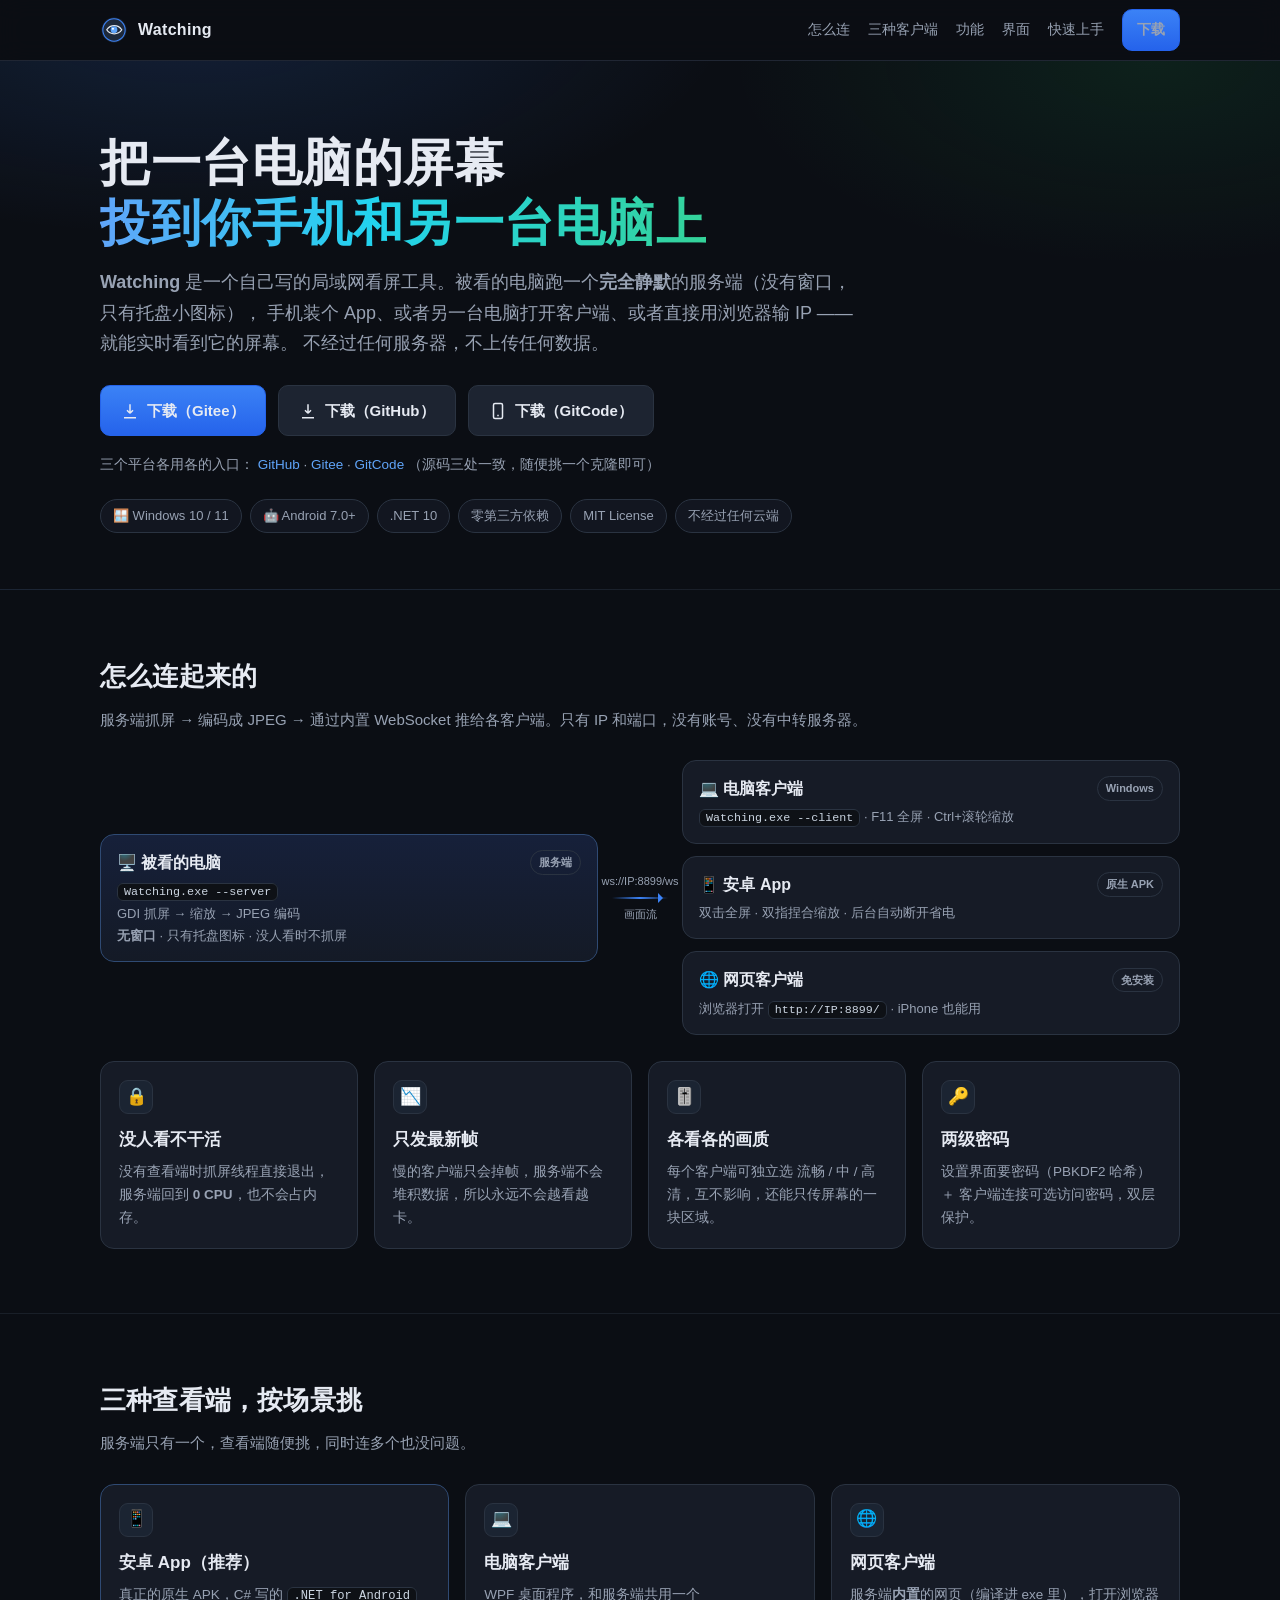
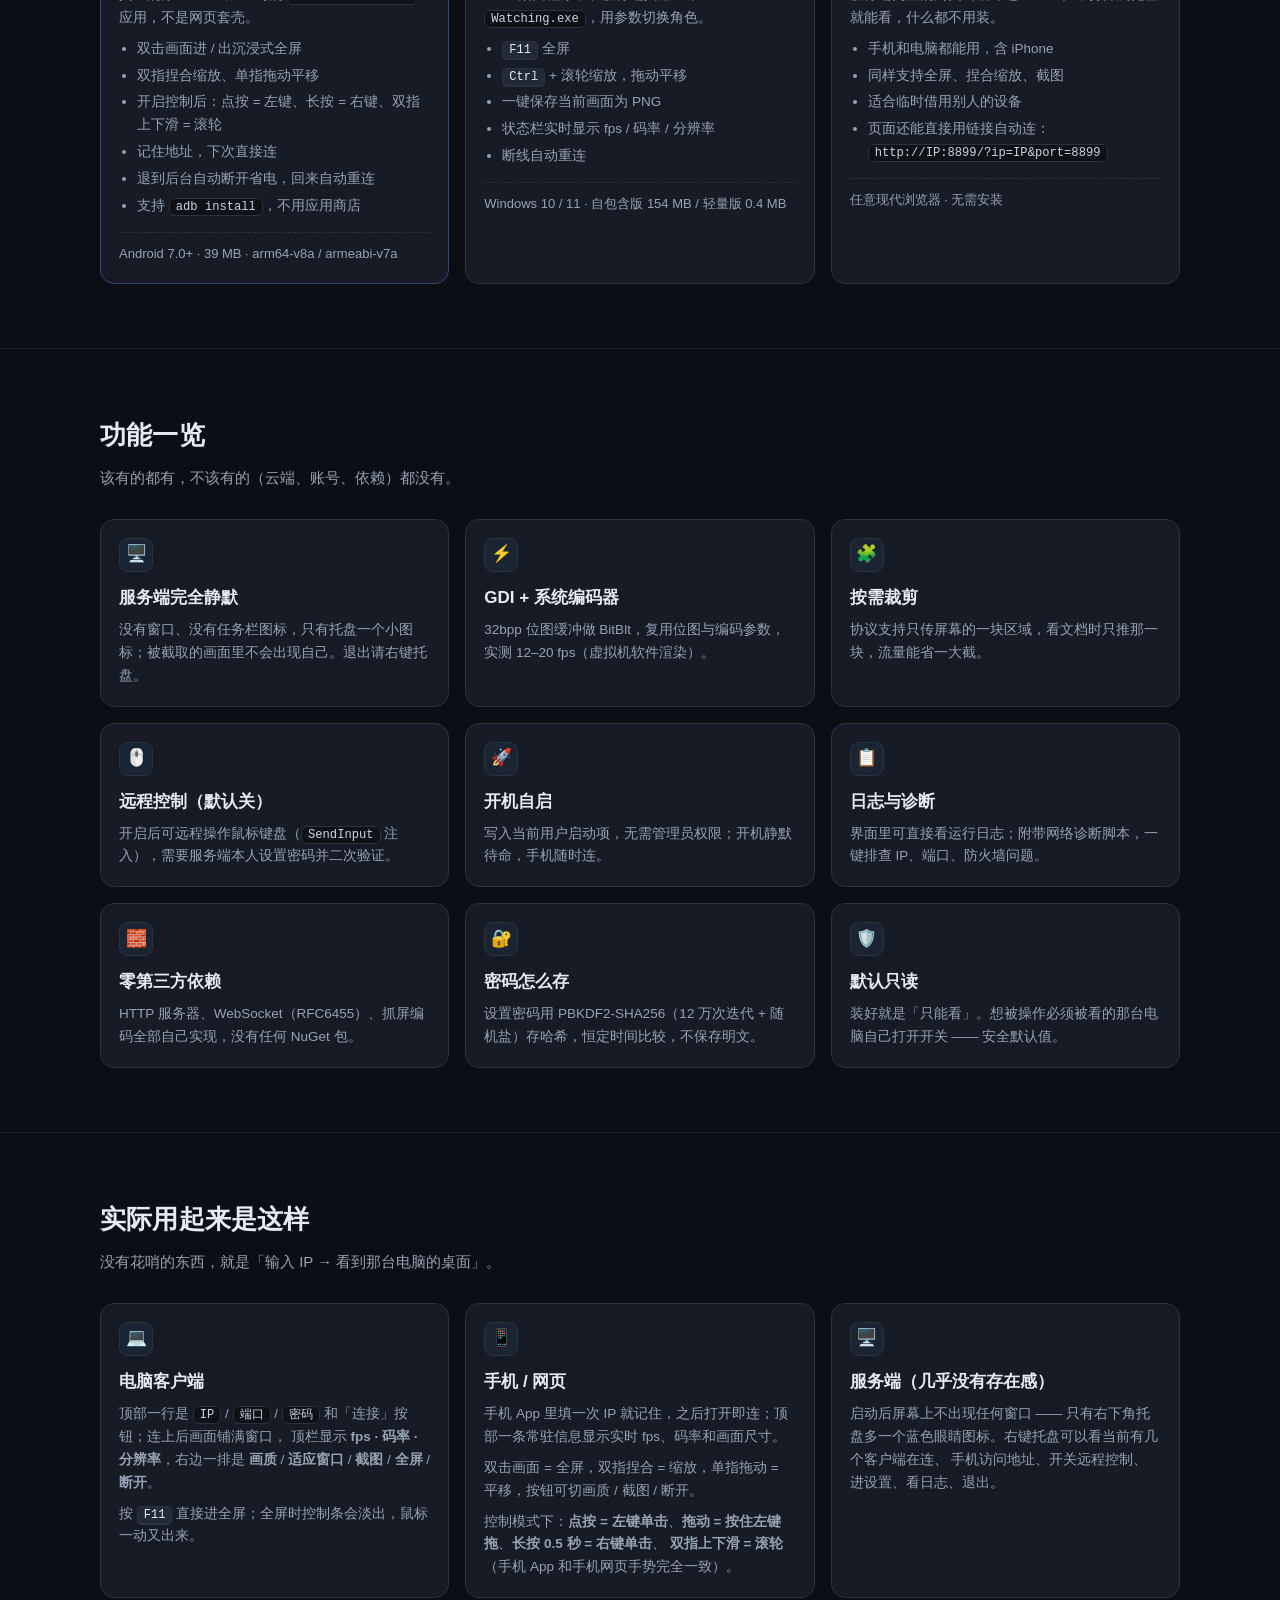
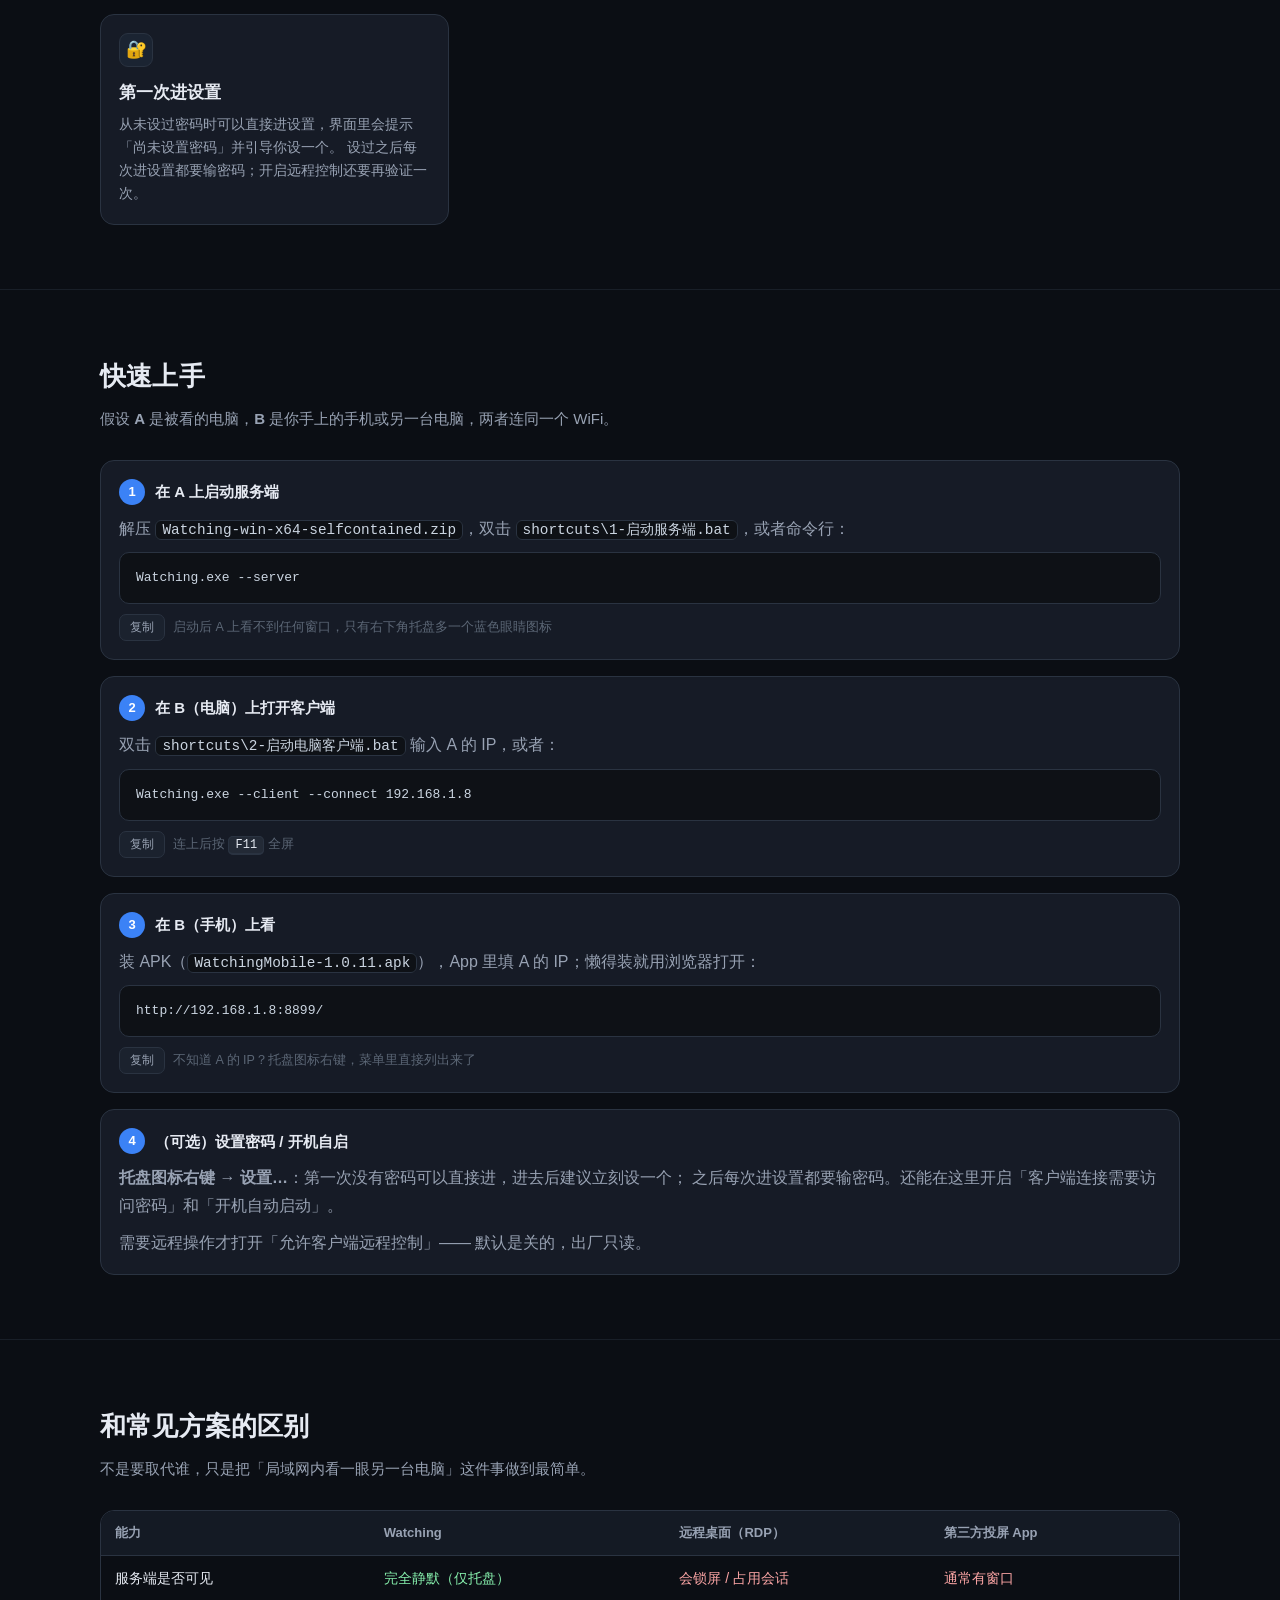
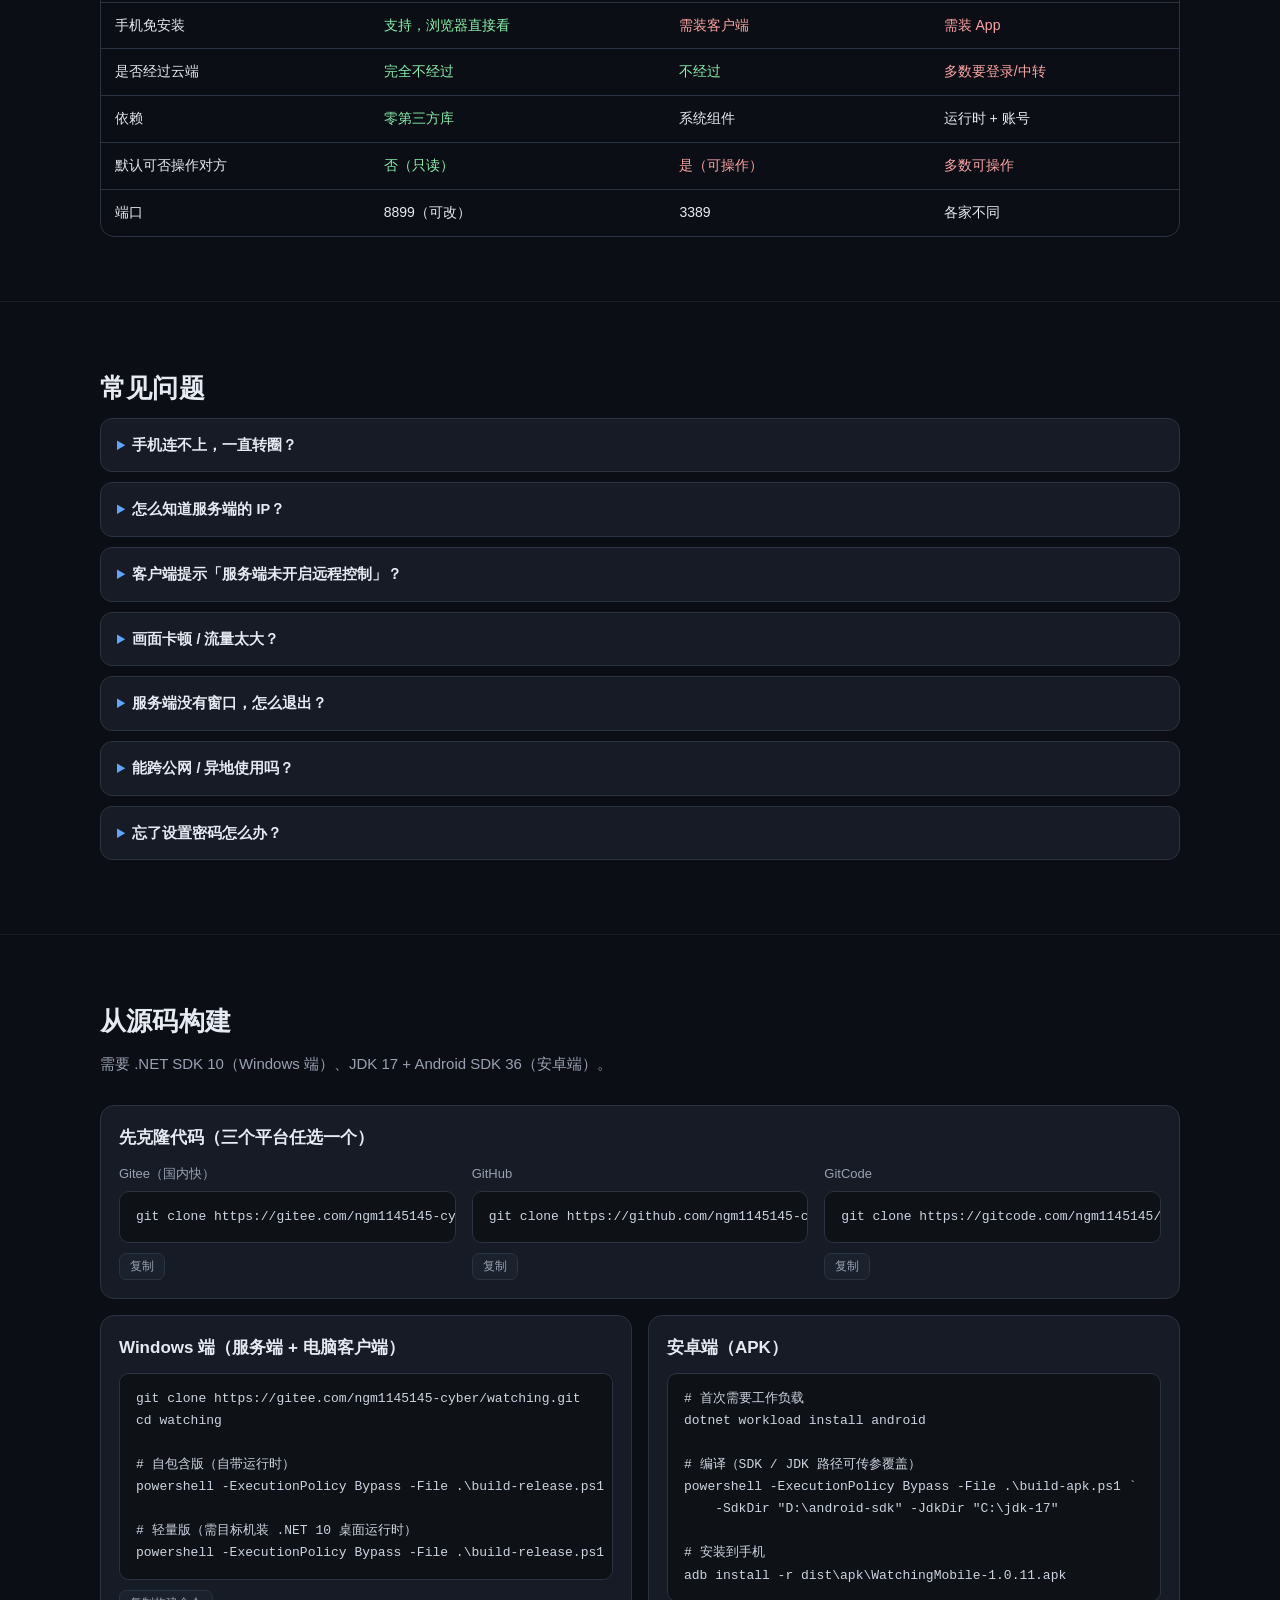
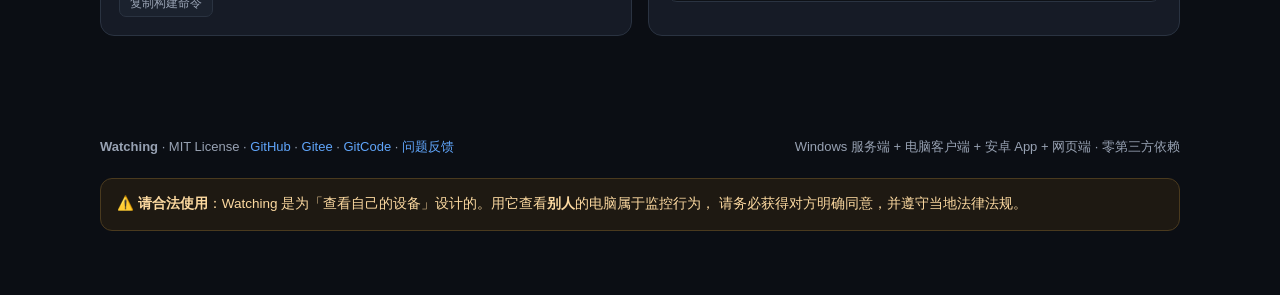
<file: docs/index.html>
<!DOCTYPE html>
<html lang="zh-CN">
<head>
<meta charset="utf-8" />
<meta name="viewport" content="width=device-width, initial-scale=1, viewport-fit=cover" />
<title>Watching · 局域网远程屏幕查看</title>
<meta name="description" content="Watching —— 自己写的局域网看屏工具：Windows 服务端静默抓屏，安卓 App / 电脑客户端 / 网页按 IP 连上去看。零第三方依赖，全程不经过任何外部服务器。" />
<meta name="theme-color" content="#0B0E14" />
<meta property="og:title" content="Watching · 局域网远程屏幕查看" />
<meta property="og:description" content="Windows 服务端静默抓屏，安卓 App / 电脑客户端 / 网页按 IP 连上去看。零第三方依赖，不经过任何云。" />
<meta property="og:type" content="website" />
<link rel="icon" href="data:image/svg+xml,%3Csvg xmlns='http://www.w3.org/2000/svg' viewBox='0 0 108 108'%3E%3Ccircle cx='54' cy='54' r='48' fill='%231E293B'/%3E%3Cpath d='M26 53C40 32 70 32 84 53 70 74 40 74 26 53Z' fill='none' stroke='%23E2E8F0' stroke-width='5'/%3E%3Ccircle cx='54' cy='53' r='13' fill='%2360A5FA'/%3E%3C/svg%3E" />

<style>
  :root{
    --bg:#0B0E14; --panel:#161B26; --panel2:#1D2431; --line:#2A3341;
    --fg:#E6EAF2; --dim:#98A2B3; --dimmer:#5B6675;
    --accent:#3B82F6; --accent2:#60A5FA; --ok:#22C55E; --warn:#F59E0B; --danger:#EF4444;
    --radius:14px;
  }
  *{box-sizing:border-box}
  html{scroll-behavior:smooth}
  body{
    margin:0; background:var(--bg); color:var(--fg);
    font-family:-apple-system,BlinkMacSystemFont,"Segoe UI","PingFang SC","Hiragino Sans GB","Microsoft YaHei",sans-serif;
    line-height:1.7; -webkit-font-smoothing:antialiased;
  }
  a{color:var(--accent2); text-decoration:none}
  a:hover{text-decoration:underline}
  .wrap{max-width:1120px; margin:0 auto; padding:0 20px}
  code,kbd{font-family:ui-monospace,SFMono-Regular,Consolas,"Liberation Mono",monospace}
  code{background:#0E1116; border:1px solid var(--line); border-radius:6px; padding:1px 6px; font-size:.9em; color:#CBD5E1}
  pre{background:#0E1116; border:1px solid var(--line); border-radius:10px; padding:14px 16px; overflow:auto; margin:0}
  pre code{background:none; border:0; padding:0; color:#CBD5E1; font-size:13px; line-height:1.6}
  kbd{background:#232A36; border:1px solid var(--line); border-bottom-width:2px; border-radius:5px; padding:1px 6px; font-size:12px; color:var(--fg)}

  /* ---------- 顶栏 ---------- */
  header{
    position:sticky; top:0; z-index:50; backdrop-filter:blur(12px);
    background:rgba(11,14,20,.82); border-bottom:1px solid rgba(42,51,65,.7);
  }
  .nav{display:flex; align-items:center; gap:18px; height:60px}
  .brand{display:flex; align-items:center; gap:10px; font-weight:700; letter-spacing:.3px; color:var(--fg)}
  .brand:hover{text-decoration:none}
  .brand svg{width:28px; height:28px; flex:none}
  .nav .links{display:flex; gap:18px; margin-left:auto; align-items:center; font-size:14px}
  .nav .links a{color:var(--dim)}
  .nav .links a:hover{color:var(--fg); text-decoration:none}
  @media (max-width:760px){ .nav .links a.hide-sm{display:none} }

  /* ---------- 通用 ---------- */
  section{padding:64px 0; border-bottom:1px solid rgba(42,51,65,.45)}
  section:last-of-type{border-bottom:0}
  h2{font-size:26px; margin:0 0 8px; letter-spacing:.2px}
  h3{font-size:17px; margin:0 0 6px}
  .lead{color:var(--dim); margin:0 0 28px; font-size:15px}
  .muted{color:var(--dim)}
  .center{text-align:center}

  /* ---------- Hero ---------- */
  .hero{padding:72px 0 56px; border-bottom:1px solid rgba(42,51,65,.45);
    background:
      radial-gradient(900px 380px at 15% -10%, rgba(59,130,246,.16), transparent 60%),
      radial-gradient(700px 340px at 90% 0%, rgba(34,197,94,.10), transparent 60%);
  }
  .hero h1{font-size:clamp(30px,5vw,50px); line-height:1.2; margin:0 0 14px; letter-spacing:.5px}
  .hero h1 .grad{background:linear-gradient(92deg,#60A5FA,#22D3EE 45%,#34D399); -webkit-background-clip:text; background-clip:text; color:transparent}
  .hero p.sub{font-size:clamp(15px,2.1vw,18px); color:var(--dim); max-width:760px; margin:0 0 26px}
  .cta{display:flex; flex-wrap:wrap; gap:12px; align-items:center}
  .btn{display:inline-flex; align-items:center; gap:8px; padding:12px 20px; border-radius:10px;
    border:1px solid var(--line); background:var(--panel2); color:var(--fg); font-size:15px; font-weight:600; cursor:pointer}
  .btn:hover{text-decoration:none; border-color:#3E4A5C; background:#232B38}
  .btn.primary{background:linear-gradient(180deg,#3B82F6,#2563EB); border-color:#2563EB}
  .btn.primary:hover{background:linear-gradient(180deg,#4B8FF8,#2E6CF0)}
  .btn svg{width:18px; height:18px}
  .badges{display:flex; flex-wrap:wrap; gap:8px; margin-top:22px; font-size:13px; color:var(--dim)}
  .badge{border:1px solid var(--line); background:rgba(22,27,38,.7); border-radius:999px; padding:5px 12px}

  /* ---------- 架构图 ---------- */
  .arch{display:grid; grid-template-columns:1fr 56px 1fr; gap:14px; align-items:center; margin-top:8px}
  .col{display:flex; flex-direction:column; gap:12px}
  .node{border:1px solid var(--line); background:var(--panel); border-radius:var(--radius); padding:14px 16px}
  .node .t{font-weight:600; display:flex; align-items:center; gap:8px}
  .node .d{color:var(--dim); font-size:13px; margin-top:4px}
  .node.server{border-color:#2F4A73; background:linear-gradient(180deg,#16203A,#141A26)}
  .node .tag{font-size:11px; color:var(--dim); border:1px solid var(--line); border-radius:999px; padding:2px 8px; margin-left:auto}
  .arrow{display:flex; flex-direction:column; align-items:center; gap:6px; color:var(--dim); font-size:11px}
  .arrow .line{width:100%; height:2px; background:linear-gradient(90deg,transparent,#3B82F6,transparent); position:relative}
  .arrow .line::after{content:""; position:absolute; right:0; top:-4px; border:5px solid transparent; border-left-color:#3B82F6}
  @media (max-width:820px){
    .arch{grid-template-columns:1fr}
    .arrow{flex-direction:row; justify-content:center}
    .arrow .line{width:2px; height:34px; background:linear-gradient(180deg,transparent,#3B82F6,transparent)}
    .arrow .line::after{right:auto; left:-4px; top:auto; bottom:0; border:5px solid transparent; border-top-color:#3B82F6}
  }

  /* ---------- 卡片网格 ---------- */
  .grid{display:grid; gap:16px}
  .g2{grid-template-columns:repeat(auto-fit,minmax(300px,1fr))}
  .g3{grid-template-columns:repeat(auto-fit,minmax(260px,1fr))}
  .g4{grid-template-columns:repeat(auto-fit,minmax(220px,1fr))}
  .card{border:1px solid var(--line); background:var(--panel); border-radius:var(--radius); padding:18px}
  .card.hi{border-color:#2F4A73}
  .card .ic{width:34px; height:34px; border-radius:9px; display:flex; align-items:center; justify-content:center;
    background:#1B2432; border:1px solid var(--line); margin-bottom:12px; font-size:17px}
  .card p{margin:6px 0 0; color:var(--dim); font-size:13.5px}
  .card ul{margin:8px 0 0; padding-left:18px; color:var(--dim); font-size:13.5px}
  .card li{margin:4px 0}
  .price{font-size:13px; color:var(--dim); border-top:1px dashed var(--line); margin-top:14px; padding-top:10px}

  /* ---------- 步骤 ---------- */
  .steps{counter-reset:s; display:grid; gap:16px}
  .step{border:1px solid var(--line); background:var(--panel); border-radius:var(--radius); padding:18px}
  .step .h{display:flex; align-items:center; gap:10px; margin-bottom:10px}
  .step .num{counter-increment:s; width:26px; height:26px; flex:none; border-radius:50%; background:var(--accent);
    color:#fff; font-size:13px; font-weight:700; display:flex; align-items:center; justify-content:center}
  .step .num::before{content:counter(s)}
  .step .h b{font-size:15px}
  .copybar{display:flex; align-items:center; gap:8px; margin-top:10px}
  .copybtn{font-size:12px; color:var(--dim); background:#1B222E; border:1px solid var(--line); border-radius:7px;
    padding:4px 10px; cursor:pointer}
  .copybtn:hover{color:var(--fg); border-color:#3E4A5C}
  .copybtn.done{color:#86EFAC; border-color:#245C36}

  /* ---------- 表格 ---------- */
  .tablewrap{overflow:auto; border:1px solid var(--line); border-radius:var(--radius)}
  table{width:100%; border-collapse:collapse; font-size:14px; min-width:520px}
  th,td{padding:11px 14px; text-align:left; border-bottom:1px solid var(--line)}
  th{background:#141A24; color:var(--dim); font-weight:600; font-size:13px}
  tr:last-child td{border-bottom:0}
  td.yes{color:#86EFAC}
  td.no{color:#FCA5A5}

  /* ---------- 界面说明 ---------- */
  .gallery{display:grid; grid-template-columns:1.15fr .85fr; gap:18px; align-items:start}
  @media (max-width:820px){ .gallery{grid-template-columns:1fr} }
  figure{margin:0; border:1px solid var(--line); background:var(--panel); border-radius:var(--radius); overflow:hidden}
  figure img{display:block; width:100%; height:auto}
  figcaption{padding:10px 14px; font-size:13px; color:var(--dim); border-top:1px solid var(--line)}

  /* ---------- FAQ ---------- */
  details{border:1px solid var(--line); background:var(--panel); border-radius:12px; padding:14px 16px; margin-bottom:10px}
  details[open]{border-color:#31405A}
  summary{cursor:pointer; font-weight:600; font-size:14.5px}
  summary::marker{color:var(--accent2)}
  details p{margin:10px 0 0; color:var(--dim); font-size:14px}
  details ul{margin:10px 0 0; padding-left:20px; color:var(--dim); font-size:14px}

  /* ---------- 页脚 ---------- */
  footer{padding:36px 0 56px; color:var(--dim); font-size:13px}
  footer .row{display:flex; flex-wrap:wrap; gap:16px; align-items:center; justify-content:space-between}
  .note{border:1px solid #4A3A1E; background:rgba(245,158,11,.08); border-radius:12px; padding:14px 16px;
    color:#FCD9A0; font-size:13.5px; margin-top:16px}
  .ok{color:#86EFAC}
  .kbd-hint{color:var(--dimmer); font-size:12.5px}
</style>
</head>
<body>

<header>
  <div class="wrap nav">
    <a class="brand" href="#top">
      <svg viewBox="0 0 108 108" aria-hidden="true">
        <circle cx="54" cy="54" r="48" fill="#1E293B"/>
        <circle cx="54" cy="54" r="43" fill="none" stroke="#3B82F6" stroke-width="4"/>
        <path d="M26 53C40 32 70 32 84 53 70 74 40 74 26 53Z" fill="none" stroke="#E2E8F0" stroke-width="5" stroke-linejoin="round"/>
        <circle cx="54" cy="53" r="13" fill="#60A5FA"/>
        <circle cx="50" cy="49" r="4" fill="#fff"/>
      </svg>
      <span>Watching</span>
    </a>
    <nav class="links">
      <a href="#how" class="hide-sm">怎么连</a>
      <a href="#clients" class="hide-sm">三种客户端</a>
      <a href="#features" class="hide-sm">功能</a>
      <a href="#ui" class="hide-sm">界面</a>
      <a href="#start">快速上手</a>
      <a class="btn primary" data-href="giteeReleases" style="padding:8px 14px; font-size:14px">下载</a>
    </nav>
  </div>
</header>

<a id="top"></a>

<!-- ================= Hero ================= -->
<div class="hero">
  <div class="wrap">
    <h1>把一台电脑的屏幕<br /><span class="grad">投到你手机和另一台电脑上</span></h1>
    <p class="sub">
      <b>Watching</b> 是一个自己写的局域网看屏工具。被看的电脑跑一个<b>完全静默</b>的服务端（没有窗口，只有托盘小图标），
      手机装个 App、或者另一台电脑打开客户端、或者直接用浏览器输 IP —— 就能实时看到它的屏幕。
      不经过任何服务器，不上传任何数据。
    </p>
    <div class="cta">
      <a class="btn primary" data-href="giteeReleases">
        <svg viewBox="0 0 24 24" fill="none" stroke="currentColor" stroke-width="2"><path d="M12 3v12m0 0 4-4m-4 4-4-4M4 21h16"/></svg>
        下载（Gitee）
      </a>
      <a class="btn" data-href="ghReleases">
        <svg viewBox="0 0 24 24" fill="none" stroke="currentColor" stroke-width="2"><path d="M12 3v12m0 0 4-4m-4 4-4-4M4 21h16"/></svg>
        下载（GitHub）
      </a>
      <a class="btn" data-href="gitcodeRepo">
        <svg viewBox="0 0 24 24" fill="none" stroke="currentColor" stroke-width="2"><rect x="6" y="2" width="12" height="20" rx="2"/><path d="M11 18h2"/></svg>
        下载（GitCode）
      </a>
    </div>
    <p class="muted" style="margin:18px 0 0; font-size:13.5px">
      三个平台各用各的入口：
      <a data-href="ghRepo">GitHub</a> ·
      <a data-href="giteeRepo">Gitee</a> ·
      <a data-href="gitcodeRepo">GitCode</a>
      （源码三处一致，随便挑一个克隆即可）
    </p>
    <div class="badges">
      <span class="badge">🪟 Windows 10 / 11</span>
      <span class="badge">🤖 Android 7.0+</span>
      <span class="badge">.NET 10</span>
      <span class="badge">零第三方依赖</span>
      <span class="badge">MIT License</span>
      <span class="badge">不经过任何云端</span>
    </div>
  </div>
</div>

<!-- ================= 怎么连 ================= -->
<section id="how">
  <div class="wrap">
    <h2>怎么连起来的</h2>
    <p class="lead">服务端抓屏 → 编码成 JPEG → 通过内置 WebSocket 推给各客户端。只有 IP 和端口，没有账号、没有中转服务器。</p>

    <div class="arch">
      <div class="col">
        <div class="node server">
          <div class="t">🖥️ 被看的电脑 <span class="tag">服务端</span></div>
          <div class="d">
            <code>Watching.exe --server</code><br />
            GDI 抓屏 → 缩放 → JPEG 编码<br />
            <b>无窗口</b> · 只有托盘图标 · 没人看时不抓屏
          </div>
        </div>
      </div>

      <div class="arrow">
        <span>ws://IP:8899/ws</span>
        <div class="line"></div>
        <span>画面流</span>
      </div>

      <div class="col">
        <div class="node">
          <div class="t">💻 电脑客户端 <span class="tag">Windows</span></div>
          <div class="d"><code>Watching.exe --client</code> · F11 全屏 · Ctrl+滚轮缩放</div>
        </div>
        <div class="node">
          <div class="t">📱 安卓 App <span class="tag">原生 APK</span></div>
          <div class="d">双击全屏 · 双指捏合缩放 · 后台自动断开省电</div>
        </div>
        <div class="node">
          <div class="t">🌐 网页客户端 <span class="tag">免安装</span></div>
          <div class="d">浏览器打开 <code>http://IP:8899/</code> · iPhone 也能用</div>
        </div>
      </div>
    </div>

    <div class="grid g4" style="margin-top:26px">
      <div class="card"><div class="ic">🔒</div><h3>没人看不干活</h3><p>没有查看端时抓屏线程直接退出，服务端回到 <b>0 CPU</b>，也不会占内存。</p></div>
      <div class="card"><div class="ic">📉</div><h3>只发最新帧</h3><p>慢的客户端只会掉帧，服务端不会堆积数据，所以永远不会越看越卡。</p></div>
      <div class="card"><div class="ic">🎚️</div><h3>各看各的画质</h3><p>每个客户端可独立选 流畅 / 中 / 高清，互不影响，还能只传屏幕的一块区域。</p></div>
      <div class="card"><div class="ic">🔑</div><h3>两级密码</h3><p>设置界面要密码（PBKDF2 哈希）＋ 客户端连接可选访问密码，双层保护。</p></div>
    </div>
  </div>
</section>

<!-- ================= 三种客户端 ================= -->
<section id="clients">
  <div class="wrap">
    <h2>三种查看端，按场景挑</h2>
    <p class="lead">服务端只有一个，查看端随便挑，同时连多个也没问题。</p>

    <div class="grid g3">
      <div class="card hi">
        <div class="ic">📱</div>
        <h3>安卓 App（推荐）</h3>
        <p>真正的原生 APK，C# 写的 <code>.NET for Android</code> 应用，不是网页套壳。</p>
        <ul>
          <li>双击画面进 / 出沉浸式全屏</li>
          <li>双指捏合缩放、单指拖动平移</li>
          <li>开启控制后：点按 = 左键、长按 = 右键、双指上下滑 = 滚轮</li>
          <li>记住地址，下次直接连</li>
          <li>退到后台自动断开省电，回来自动重连</li>
          <li>支持 <code>adb install</code>，不用应用商店</li>
        </ul>
        <div class="price">Android 7.0+ · 39 MB · arm64-v8a / armeabi-v7a</div>
      </div>

      <div class="card">
        <div class="ic">💻</div>
        <h3>电脑客户端</h3>
        <p>WPF 桌面程序，和服务端共用一个 <code>Watching.exe</code>，用参数切换角色。</p>
        <ul>
          <li><kbd>F11</kbd> 全屏</li>
          <li><kbd>Ctrl</kbd> + 滚轮缩放，拖动平移</li>
          <li>一键保存当前画面为 PNG</li>
          <li>状态栏实时显示 fps / 码率 / 分辨率</li>
          <li>断线自动重连</li>
        </ul>
        <div class="price">Windows 10 / 11 · 自包含版 154 MB / 轻量版 0.4 MB</div>
      </div>

      <div class="card">
        <div class="ic">🌐</div>
        <h3>网页客户端</h3>
        <p>服务端<b>内置</b>的网页（编译进 exe 里），打开浏览器就能看，什么都不用装。</p>
        <ul>
          <li>手机和电脑都能用，含 iPhone</li>
          <li>同样支持全屏、捏合缩放、截图</li>
          <li>适合临时借用别人的设备</li>
          <li>页面还能直接用链接自动连：<br /><code>http://IP:8899/?ip=IP&amp;port=8899</code></li>
        </ul>
        <div class="price">任意现代浏览器 · 无需安装</div>
      </div>
    </div>
  </div>
</section>

<!-- ================= 功能 ================= -->
<section id="features">
  <div class="wrap">
    <h2>功能一览</h2>
    <p class="lead">该有的都有，不该有的（云端、账号、依赖）都没有。</p>

    <div class="grid g3">
      <div class="card"><div class="ic">🖥️</div><h3>服务端完全静默</h3><p>没有窗口、没有任务栏图标，只有托盘一个小图标；被截取的画面里不会出现自己。退出请右键托盘。</p></div>
      <div class="card"><div class="ic">⚡</div><h3>GDI + 系统编码器</h3><p>32bpp 位图缓冲做 BitBlt，复用位图与编码参数，实测 12–20 fps（虚拟机软件渲染）。</p></div>
      <div class="card"><div class="ic">🧩</div><h3>按需裁剪</h3><p>协议支持只传屏幕的一块区域，看文档时只推那一块，流量能省一大截。</p></div>
      <div class="card"><div class="ic">🖱️</div><h3>远程控制（默认关）</h3><p>开启后可远程操作鼠标键盘（<code>SendInput</code> 注入），需要服务端本人设置密码并二次验证。</p></div>
      <div class="card"><div class="ic">🚀</div><h3>开机自启</h3><p>写入当前用户启动项，无需管理员权限；开机静默待命，手机随时连。</p></div>
      <div class="card"><div class="ic">📋</div><h3>日志与诊断</h3><p>界面里可直接看运行日志；附带网络诊断脚本，一键排查 IP、端口、防火墙问题。</p></div>
      <div class="card"><div class="ic">🧱</div><h3>零第三方依赖</h3><p>HTTP 服务器、WebSocket（RFC6455）、抓屏编码全部自己实现，没有任何 NuGet 包。</p></div>
      <div class="card"><div class="ic">🔐</div><h3>密码怎么存</h3><p>设置密码用 PBKDF2-SHA256（12 万次迭代 + 随机盐）存哈希，恒定时间比较，不保存明文。</p></div>
      <div class="card"><div class="ic">🛡️</div><h3>默认只读</h3><p>装好就是「只能看」。想被操作必须被看的那台电脑自己打开开关 —— 安全默认值。</p></div>
    </div>
  </div>
</section>

<!-- ================= 界面说明 ================= -->
<section id="ui">
  <div class="wrap">
    <h2>实际用起来是这样</h2>
    <p class="lead">没有花哨的东西，就是「输入 IP → 看到那台电脑的桌面」。</p>

    <div class="grid g2">
      <div class="card">
        <div class="ic">💻</div>
        <h3>电脑客户端</h3>
        <p>顶部一行是 <code>IP</code> / <code>端口</code> / <code>密码</code> 和「连接」按钮；连上后画面铺满窗口，
          顶栏显示 <b>fps · 码率 · 分辨率</b>，右边一排是 <b>画质</b> / <b>适应窗口</b> / <b>截图</b> / <b>全屏</b> / <b>断开</b>。</p>
        <p style="margin-top:8px">按 <kbd>F11</kbd> 直接进全屏；全屏时控制条会淡出，鼠标一动又出来。</p>
      </div>

      <div class="card">
        <div class="ic">📱</div>
        <h3>手机 / 网页</h3>
        <p>手机 App 里填一次 IP 就记住，之后打开即连；顶部一条常驻信息显示实时 fps、码率和画面尺寸。</p>
        <p style="margin-top:8px">双击画面 = 全屏，双指捏合 = 缩放，单指拖动 = 平移，按钮可切画质 / 截图 / 断开。</p>
        <p style="margin-top:8px">控制模式下：<b>点按 = 左键单击</b>、<b>拖动 = 按住左键拖</b>、<b>长按 0.5 秒 = 右键单击</b>、
          <b>双指上下滑 = 滚轮</b>（手机 App 和手机网页手势完全一致）。</p>
      </div>

      <div class="card">
        <div class="ic">🖥️</div>
        <h3>服务端（几乎没有存在感）</h3>
        <p>启动后屏幕上不出现任何窗口 —— 只有右下角托盘多一个蓝色眼睛图标。右键托盘可以看当前有几个客户端在连、
          手机访问地址、开关远程控制、进设置、看日志、退出。</p>
      </div>

      <div class="card">
        <div class="ic">🔐</div>
        <h3>第一次进设置</h3>
        <p>从未设过密码时可以直接进设置，界面里会提示「尚未设置密码」并引导你设一个。
          设过之后每次进设置都要输密码；开启远程控制还要再验证一次。</p>
      </div>
    </div>
  </div>
</section>

<!-- ================= 快速上手 ================= -->
<section id="start">
  <div class="wrap">
    <h2>快速上手</h2>
    <p class="lead">假设 <b>A</b> 是被看的电脑，<b>B</b> 是你手上的手机或另一台电脑，两者连同一个 WiFi。</p>

    <div class="steps">
      <div class="step">
        <div class="h"><span class="num"></span><b>在 A 上启动服务端</b></div>
        <p class="muted" style="margin:0 0 10px">解压 <code>Watching-win-x64-selfcontained.zip</code>，双击 <code>shortcuts\1-启动服务端.bat</code>，或者命令行：</p>
        <pre><code>Watching.exe --server</code></pre>
        <div class="copybar"><button class="copybtn" data-copy="Watching.exe --server">复制</button>
          <span class="kbd-hint">启动后 A 上看不到任何窗口，只有右下角托盘多一个蓝色眼睛图标</span></div>
      </div>

      <div class="step">
        <div class="h"><span class="num"></span><b>在 B（电脑）上打开客户端</b></div>
        <p class="muted" style="margin:0 0 10px">双击 <code>shortcuts\2-启动电脑客户端.bat</code> 输入 A 的 IP，或者：</p>
        <pre><code>Watching.exe --client --connect 192.168.1.8</code></pre>
        <div class="copybar"><button class="copybtn" data-copy="Watching.exe --client --connect 192.168.1.8">复制</button>
          <span class="kbd-hint">连上后按 <kbd>F11</kbd> 全屏</span></div>
      </div>

      <div class="step">
        <div class="h"><span class="num"></span><b>在 B（手机）上看</b></div>
        <p class="muted" style="margin:0 0 10px">装 APK（<code>WatchingMobile-1.0.11.apk</code>），App 里填 A 的 IP；懒得装就用浏览器打开：</p>
        <pre><code>http://192.168.1.8:8899/</code></pre>
        <div class="copybar"><button class="copybtn" data-copy="http://192.168.1.8:8899/">复制</button>
          <span class="kbd-hint">不知道 A 的 IP？托盘图标右键，菜单里直接列出来了</span></div>
      </div>

      <div class="step">
        <div class="h"><span class="num"></span><b>（可选）设置密码 / 开机自启</b></div>
        <p class="muted" style="margin:0 0 10px">
          <b>托盘图标右键 → 设置…</b>：第一次没有密码可以直接进，进去后建议立刻设一个；
          之后每次进设置都要输密码。还能在这里开启「客户端连接需要访问密码」和「开机自动启动」。
        </p>
        <p class="muted" style="margin:0">
          需要远程操作才打开「允许客户端远程控制」—— 默认是关的，出厂只读。
        </p>
      </div>
    </div>
  </div>
</section>

<!-- ================= 对比 ================= -->
<section id="compare">
  <div class="wrap">
    <h2>和常见方案的区别</h2>
    <p class="lead">不是要取代谁，只是把「局域网内看一眼另一台电脑」这件事做到最简单。</p>
    <div class="tablewrap">
      <table>
        <thead>
          <tr><th>能力</th><th>Watching</th><th>远程桌面（RDP）</th><th>第三方投屏 App</th></tr>
        </thead>
        <tbody>
          <tr><td>服务端是否可见</td><td class="yes">完全静默（仅托盘）</td><td class="no">会锁屏 / 占用会话</td><td class="no">通常有窗口</td></tr>
          <tr><td>手机免安装</td><td class="yes">支持，浏览器直接看</td><td class="no">需装客户端</td><td class="no">需装 App</td></tr>
          <tr><td>是否经过云端</td><td class="yes">完全不经过</td><td class="yes">不经过</td><td class="no">多数要登录/中转</td></tr>
          <tr><td>依赖</td><td class="yes">零第三方库</td><td>系统组件</td><td>运行时 + 账号</td></tr>
          <tr><td>默认可否操作对方</td><td class="yes">否（只读）</td><td class="no">是（可操作）</td><td class="no">多数可操作</td></tr>
          <tr><td>端口</td><td>8899（可改）</td><td>3389</td><td>各家不同</td></tr>
        </tbody>
      </table>
    </div>
  </div>
</section>

<!-- ================= FAQ ================= -->
<section id="faq">
  <div class="wrap">
    <h2>常见问题</h2>

    <details>
      <summary>手机连不上，一直转圈？</summary>
      <ul>
        <li>确认手机和电脑在<b>同一个 WiFi</b>（不是手机流量，也不是访客网络）。</li>
        <li>电脑上运行 <code>shortcuts\5-网络诊断.bat</code>，它会检查监听状态、本机 IP、防火墙规则。</li>
        <li>管理员运行 <code>shortcuts\4-添加防火墙规则.bat</code> 放行 8899 端口。</li>
        <li>公司/学校网络可能开了<b>客户端隔离</b>，同网段设备互相不通，换个网络或用手机热点试试。</li>
      </ul>
    </details>

    <details>
      <summary>怎么知道服务端的 IP？</summary>
      <p>托盘图标右键，菜单里会直接列出手机可访问的地址；或者运行 <code>shortcuts\3-查看手机访问地址.bat</code>。
      形如 <code>192.168.x.x</code> 或 <code>10.x.x.x</code>，注意别用 <code>127.0.0.1</code>（那是本机回环，手机连不上）。</p>
    </details>

    <details>
      <summary>客户端提示「服务端未开启远程控制」？</summary>
      <p>这是<b>正常状态</b>，默认只能看不能操作。需要操作时在服务端托盘右键 → 设置 → 打开「允许客户端远程控制」，要先设置密码并验证一次。</p>
    </details>

    <details>
      <summary>画面卡顿 / 流量太大？</summary>
      <ul>
        <li>客户端点「画质」切到 <b>流畅</b>（1080 宽 / q45 / 12fps）。</li>
        <li>服务端设置里把「发送宽度」降到 1280 或 960。</li>
        <li>帧率 15–20 对看屏已经足够，没必要拉满。</li>
      </ul>
    </details>

    <details>
      <summary>服务端没有窗口，怎么退出？</summary>
      <p>故意的。退出方式：<b>托盘图标右键 → 退出服务端</b>。托盘图标被折叠的话，点任务栏的 <code>^</code> 展开隐藏图标区。</p>
    </details>

    <details>
      <summary>能跨公网 / 异地使用吗？</summary>
      <p>可以，但要自己打通网络：路由器上把 8899 做端口转发（<b>强烈建议同时开启客户端访问密码</b>），
      或者用 ZeroTier / Tailscale / WireGuard 之类把两端放进同一个虚拟局域网。Watching 本身不提供中转服务器。</p>
    </details>

    <details>
      <summary>忘了设置密码怎么办？</summary>
      <p>关掉服务端，编辑 <code>%AppData%\Watching\config.json</code>，删掉 <code>PasswordHash</code> 和 <code>PasswordSalt</code> 两行，
      下次进入设置就不需要密码了。</p>
    </details>
  </div>
</section>

<!-- ================= 构建 ================= -->
<section id="build">
  <div class="wrap">
    <h2>从源码构建</h2>
    <p class="lead">需要 .NET SDK 10（Windows 端）、JDK 17 + Android SDK 36（安卓端）。</p>

    <div class="card" style="margin-bottom:16px">
      <h3>先克隆代码（三个平台任选一个）</h3>
      <div class="grid g3" style="margin-top:10px">
        <div>
          <div class="muted" style="font-size:13px; margin-bottom:6px">Gitee（国内快）</div>
          <pre><code class="clone" data-clone="giteeClone"></code></pre>
          <div class="copybar"><button class="copybtn">复制</button></div>
        </div>
        <div>
          <div class="muted" style="font-size:13px; margin-bottom:6px">GitHub</div>
          <pre><code class="clone" data-clone="clone"></code></pre>
          <div class="copybar"><button class="copybtn">复制</button></div>
        </div>
        <div>
          <div class="muted" style="font-size:13px; margin-bottom:6px">GitCode</div>
          <pre><code class="clone" data-clone="gitcodeClone"></code></pre>
          <div class="copybar"><button class="copybtn">复制</button></div>
        </div>      </div>
    </div>

    <div class="grid g2">
      <div class="card">
        <h3>Windows 端（服务端 + 电脑客户端）</h3>
        <pre style="margin-top:10px"><code><span class="clone" data-clone="giteeClone"></span>
cd watching

# 自包含版（自带运行时）
powershell -ExecutionPolicy Bypass -File .\build-release.ps1

# 轻量版（需目标机装 .NET 10 桌面运行时）
powershell -ExecutionPolicy Bypass -File .\build-release.ps1 -FrameworkDependent</code></pre>
        <div class="copybar"><button class="copybtn" data-copy="powershell -ExecutionPolicy Bypass -File .\build-release.ps1">复制构建命令</button></div>
      </div>
      <div class="card">
        <h3>安卓端（APK）</h3>
        <pre style="margin-top:10px"><code># 首次需要工作负载
dotnet workload install android

# 编译（SDK / JDK 路径可传参覆盖）
powershell -ExecutionPolicy Bypass -File .\build-apk.ps1 `
    -SdkDir "D:\android-sdk" -JdkDir "C:\jdk-17"

# 安装到手机
adb install -r dist\apk\WatchingMobile-1.0.11.apk</code></pre>
      </div>
    </div>
  </div>
</section>

<footer>
  <div class="wrap">
    <div class="row">
      <div>
        <b>Watching</b> · MIT License ·
        <a data-href="ghRepo">GitHub</a> ·
        <a data-href="giteeRepo">Gitee</a> ·
        <a data-href="gitcodeRepo">GitCode</a> ·
        <a data-href="issues">问题反馈</a>
      </div>
      <div>Windows 服务端 + 电脑客户端 + 安卓 App + 网页端 · 零第三方依赖</div>
    </div>
    <div class="note" style="margin-top:20px">
      ⚠️ <b>请合法使用</b>：Watching 是为「查看自己的设备」设计的。用它查看<b>别人</b>的电脑属于监控行为，
      请务必获得对方明确同意，并遵守当地法律法规。
    </div>
  </div>
</footer>

<script>
  /* ============================================================
     三个平台的仓库地址（改这里即可，页面上的链接会自动跟着变）
     ============================================================ */
  const REPO_GH      = "ngm1145145-cyber/watching";   // https://github.com/...
  const REPO_GITEE   = "ngm1145145-cyber/watching";   // https://gitee.com/...
  const REPO_GITCODE = "ngm1145145/watching";         // https://gitcode.com/...
  /* ========================================================== */

  const GH      = "https://github.com/" + REPO_GH;
  const GITEE   = "https://gitee.com/" + REPO_GITEE;
  const GITCODE = "https://gitcode.com/" + REPO_GITCODE;

  const LINKS = {
    // 各平台各用各的链接
    repo: GH,
    releases: GH + "/releases/latest",
    issues: GH + "/issues",
    clone: GH + ".git",
    ghRepo: GH,
    ghReleases: GH + "/releases/latest",
    giteeRepo: GITEE,
    giteeReleases: GITEE + "/releases",
    gitcodeRepo: GITCODE,
    giteeClone: GITEE + ".git",
    gitcodeClone: GITCODE + ".git"
  };

  document.querySelectorAll("[data-href]").forEach(function (el) {
    const url = LINKS[el.getAttribute("data-href")];
    if (url) { el.setAttribute("href", url); el.setAttribute("target", "_blank"); el.setAttribute("rel", "noopener"); }
  });

  document.querySelectorAll("[data-clone]").forEach(function (el) {
    const url = LINKS[el.getAttribute("data-clone")];
    if (!url) return;
    const cmd = "git clone " + url;
    el.textContent = cmd;
    const btn = el.closest("div")?.parentElement?.querySelector(".copybtn");
    if (btn) btn.setAttribute("data-copy", cmd);
  });

  document.body.innerHTML = document.body.innerHTML.split("__REPO__").join(LINKS.clone);

  // 复制按钮
  document.querySelectorAll(".copybtn").forEach(function (btn) {
    btn.addEventListener("click", function () {
      const text = btn.getAttribute("data-copy") || "";
      const done = function () {
        const old = btn.textContent;
        btn.textContent = "已复制 ✓";
        btn.classList.add("done");
        setTimeout(function () { btn.textContent = old; btn.classList.remove("done"); }, 1600);
      };
      if (navigator.clipboard && navigator.clipboard.writeText) {
        navigator.clipboard.writeText(text).then(done, function () { fallback(text, done); });
      } else {
        fallback(text, done);
      }
    });
  });

  function fallback(text, done) {
    const ta = document.createElement("textarea");
    ta.value = text;
    ta.style.position = "fixed";
    ta.style.opacity = "0";
    document.body.appendChild(ta);
    ta.select();
    try { document.execCommand("copy"); done(); } catch (e) { }
    document.body.removeChild(ta);
  }

  // 小屏隐藏过长的命令提示，避免挤压
  if (window.innerWidth < 520) {
    document.querySelectorAll("pre code").forEach(function (c) { c.style.fontSize = "12px"; });
  }
</script>

</body>
</html>
</file>
